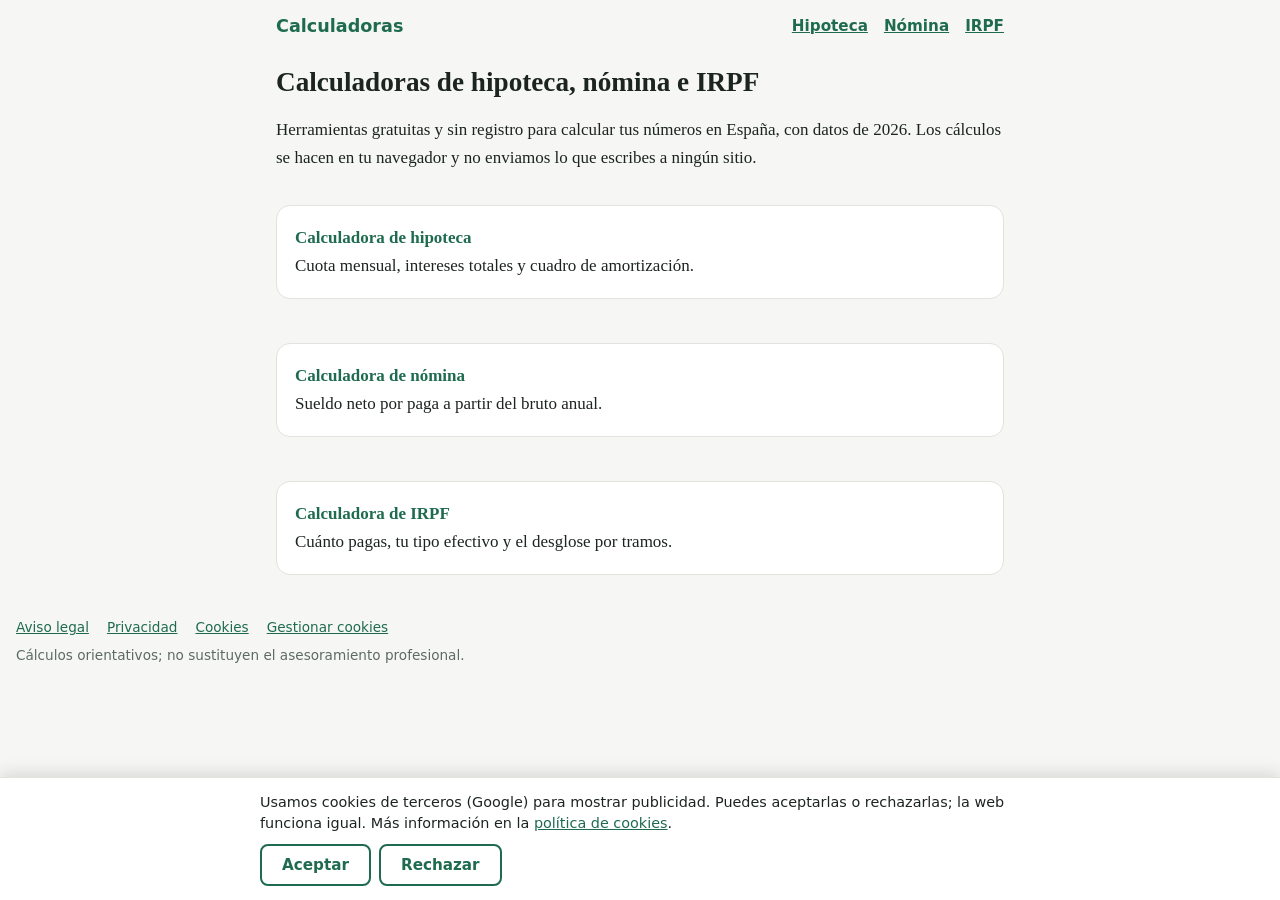
<file: index.html>
<!DOCTYPE html><html lang="es"><head><meta charset="utf-8"><meta name="viewport" content="width=device-width, initial-scale=1"><title>Calculadoras de hipoteca, nómina e IRPF 2026</title><meta name="description" content="Calcula gratis tu cuota de hipoteca, tu sueldo neto y el IRPF en España."><link rel="stylesheet" href="style.css"></head><body><header class="w top"><a class="logo" href="index.html">Calculadoras</a><nav><a href="hipoteca.html">Hipoteca</a><a href="nomina.html">Nómina</a><a href="irpf.html">IRPF</a></nav></header><main class="w">
<h1>Calculadoras de hipoteca, nómina e IRPF</h1>
<p>Herramientas gratuitas y sin registro para calcular tus números en España, con datos de 2026. Los cálculos se hacen en tu navegador y no enviamos lo que escribes a ningún sitio.</p>
<div class="links">
<a class="card" href="hipoteca.html"><b>Calculadora de hipoteca</b>Cuota mensual, intereses totales y cuadro de amortización.</a>
<a class="card" href="nomina.html"><b>Calculadora de nómina</b>Sueldo neto por paga a partir del bruto anual.</a>
<a class="card" href="irpf.html"><b>Calculadora de IRPF</b>Cuánto pagas, tu tipo efectivo y el desglose por tramos.</a>
</div>
<div class="ad" data-slot="0000000000"></div>
</main><footer class="note"><a href="aviso-legal.html">Aviso legal</a><a href="privacidad.html">Privacidad</a><a href="cookies.html">Cookies</a><a href="#" id="cc">Gestionar cookies</a><p>Cálculos orientativos; no sustituyen el asesoramiento profesional.</p></footer><script src="cookies.js"></script></body></html>
</file>
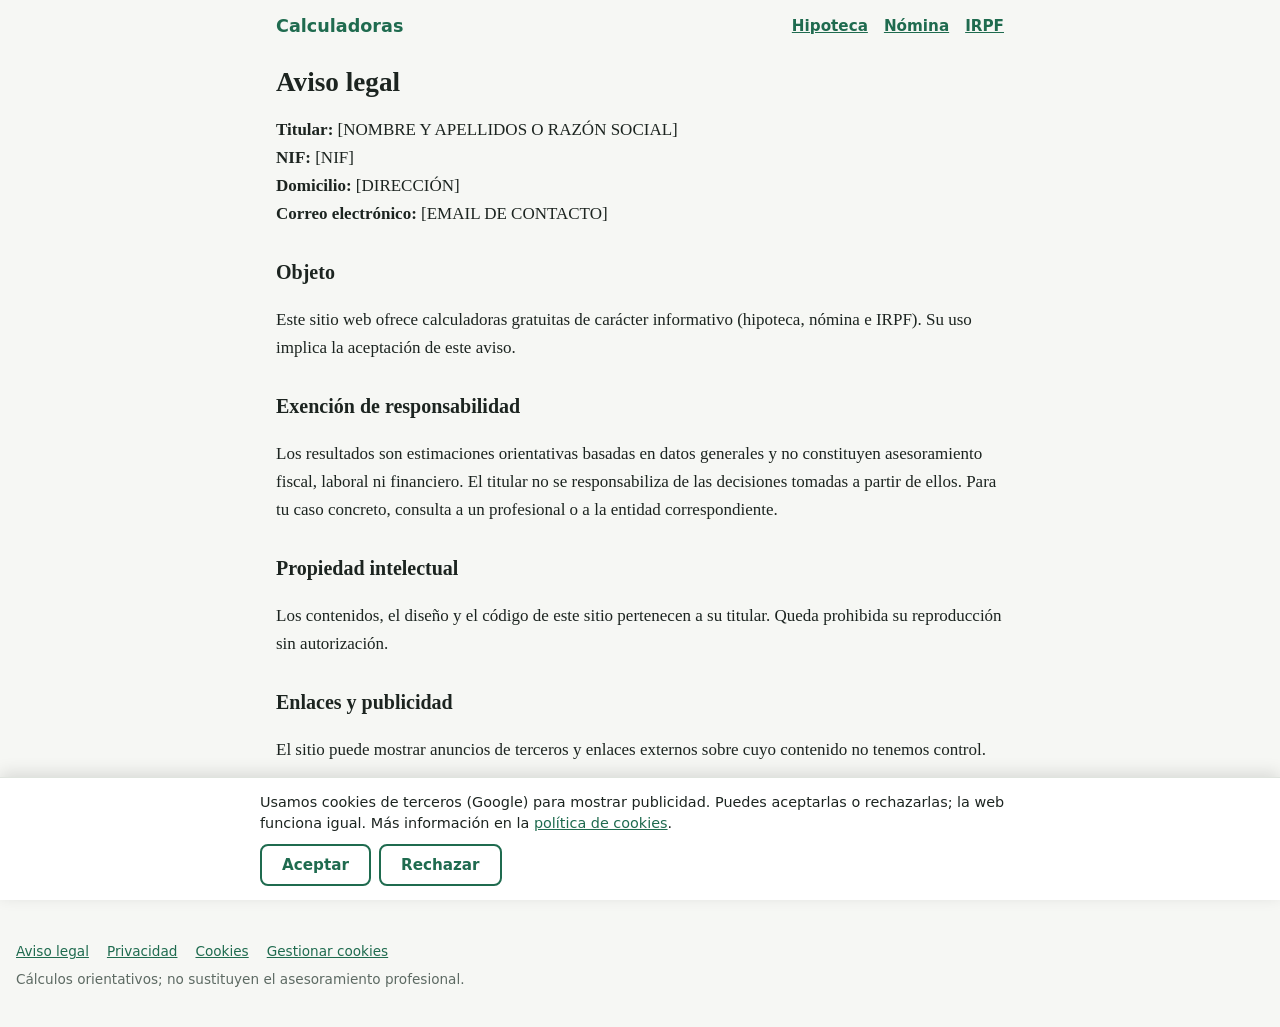
<file: aviso-legal.html>
<!DOCTYPE html><html lang="es"><head><meta charset="utf-8"><meta name="viewport" content="width=device-width, initial-scale=1"><title>Aviso legal</title><meta name="description" content="Aviso legal e información del titular de este sitio web."><link rel="stylesheet" href="style.css"></head><body><header class="w top"><a class="logo" href="index.html">Calculadoras</a><nav><a href="hipoteca.html">Hipoteca</a><a href="nomina.html">Nómina</a><a href="irpf.html">IRPF</a></nav></header><main class="w">
<h1>Aviso legal</h1>
<p><b>Titular:</b> [NOMBRE Y APELLIDOS O RAZÓN SOCIAL]<br><b>NIF:</b> [NIF]<br><b>Domicilio:</b> [DIRECCIÓN]<br><b>Correo electrónico:</b> [EMAIL DE CONTACTO]</p>
<h2>Objeto</h2><p>Este sitio web ofrece calculadoras gratuitas de carácter informativo (hipoteca, nómina e IRPF). Su uso implica la aceptación de este aviso.</p>
<h2>Exención de responsabilidad</h2><p>Los resultados son estimaciones orientativas basadas en datos generales y no constituyen asesoramiento fiscal, laboral ni financiero. El titular no se responsabiliza de las decisiones tomadas a partir de ellos. Para tu caso concreto, consulta a un profesional o a la entidad correspondiente.</p>
<h2>Propiedad intelectual</h2><p>Los contenidos, el diseño y el código de este sitio pertenecen a su titular. Queda prohibida su reproducción sin autorización.</p>
<h2>Enlaces y publicidad</h2><p>El sitio puede mostrar anuncios de terceros y enlaces externos sobre cuyo contenido no tenemos control.</p>
<h2>Legislación aplicable</h2><p>Este aviso se rige por la legislación española. Para cualquier controversia, las partes se someterán a los juzgados y tribunales que correspondan conforme a la ley.</p>
</main><footer class="note"><a href="aviso-legal.html">Aviso legal</a><a href="privacidad.html">Privacidad</a><a href="cookies.html">Cookies</a><a href="#" id="cc">Gestionar cookies</a><p>Cálculos orientativos; no sustituyen el asesoramiento profesional.</p></footer><script src="cookies.js"></script></body></html>
</file>
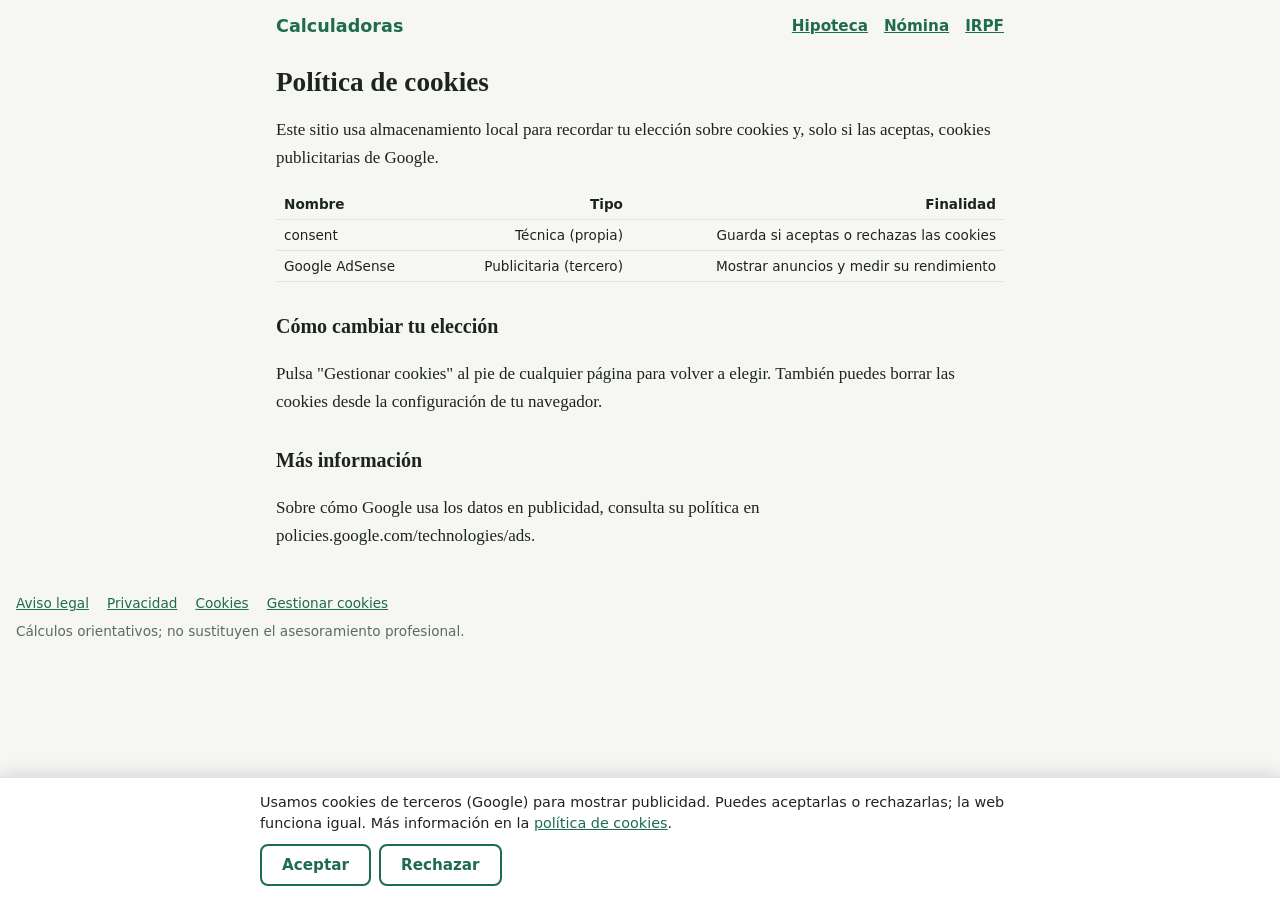
<file: cookies.html>
<!DOCTYPE html><html lang="es"><head><meta charset="utf-8"><meta name="viewport" content="width=device-width, initial-scale=1"><title>Política de cookies</title><meta name="description" content="Qué cookies usa este sitio web y cómo gestionarlas."><link rel="stylesheet" href="style.css"></head><body><header class="w top"><a class="logo" href="index.html">Calculadoras</a><nav><a href="hipoteca.html">Hipoteca</a><a href="nomina.html">Nómina</a><a href="irpf.html">IRPF</a></nav></header><main class="w">
<h1>Política de cookies</h1>
<p>Este sitio usa almacenamiento local para recordar tu elección sobre cookies y, solo si las aceptas, cookies publicitarias de Google.</p>
<div class="sc"><table><tr><th>Nombre</th><th>Tipo</th><th>Finalidad</th></tr>
<tr><td>consent</td><td>Técnica (propia)</td><td>Guarda si aceptas o rechazas las cookies</td></tr>
<tr><td>Google AdSense</td><td>Publicitaria (tercero)</td><td>Mostrar anuncios y medir su rendimiento</td></tr></table></div>
<h2>Cómo cambiar tu elección</h2><p>Pulsa "Gestionar cookies" al pie de cualquier página para volver a elegir. También puedes borrar las cookies desde la configuración de tu navegador.</p>
<h2>Más información</h2><p>Sobre cómo Google usa los datos en publicidad, consulta su política en policies.google.com/technologies/ads.</p>
</main><footer class="note"><a href="aviso-legal.html">Aviso legal</a><a href="privacidad.html">Privacidad</a><a href="cookies.html">Cookies</a><a href="#" id="cc">Gestionar cookies</a><p>Cálculos orientativos; no sustituyen el asesoramiento profesional.</p></footer><script src="cookies.js"></script></body></html>
</file>
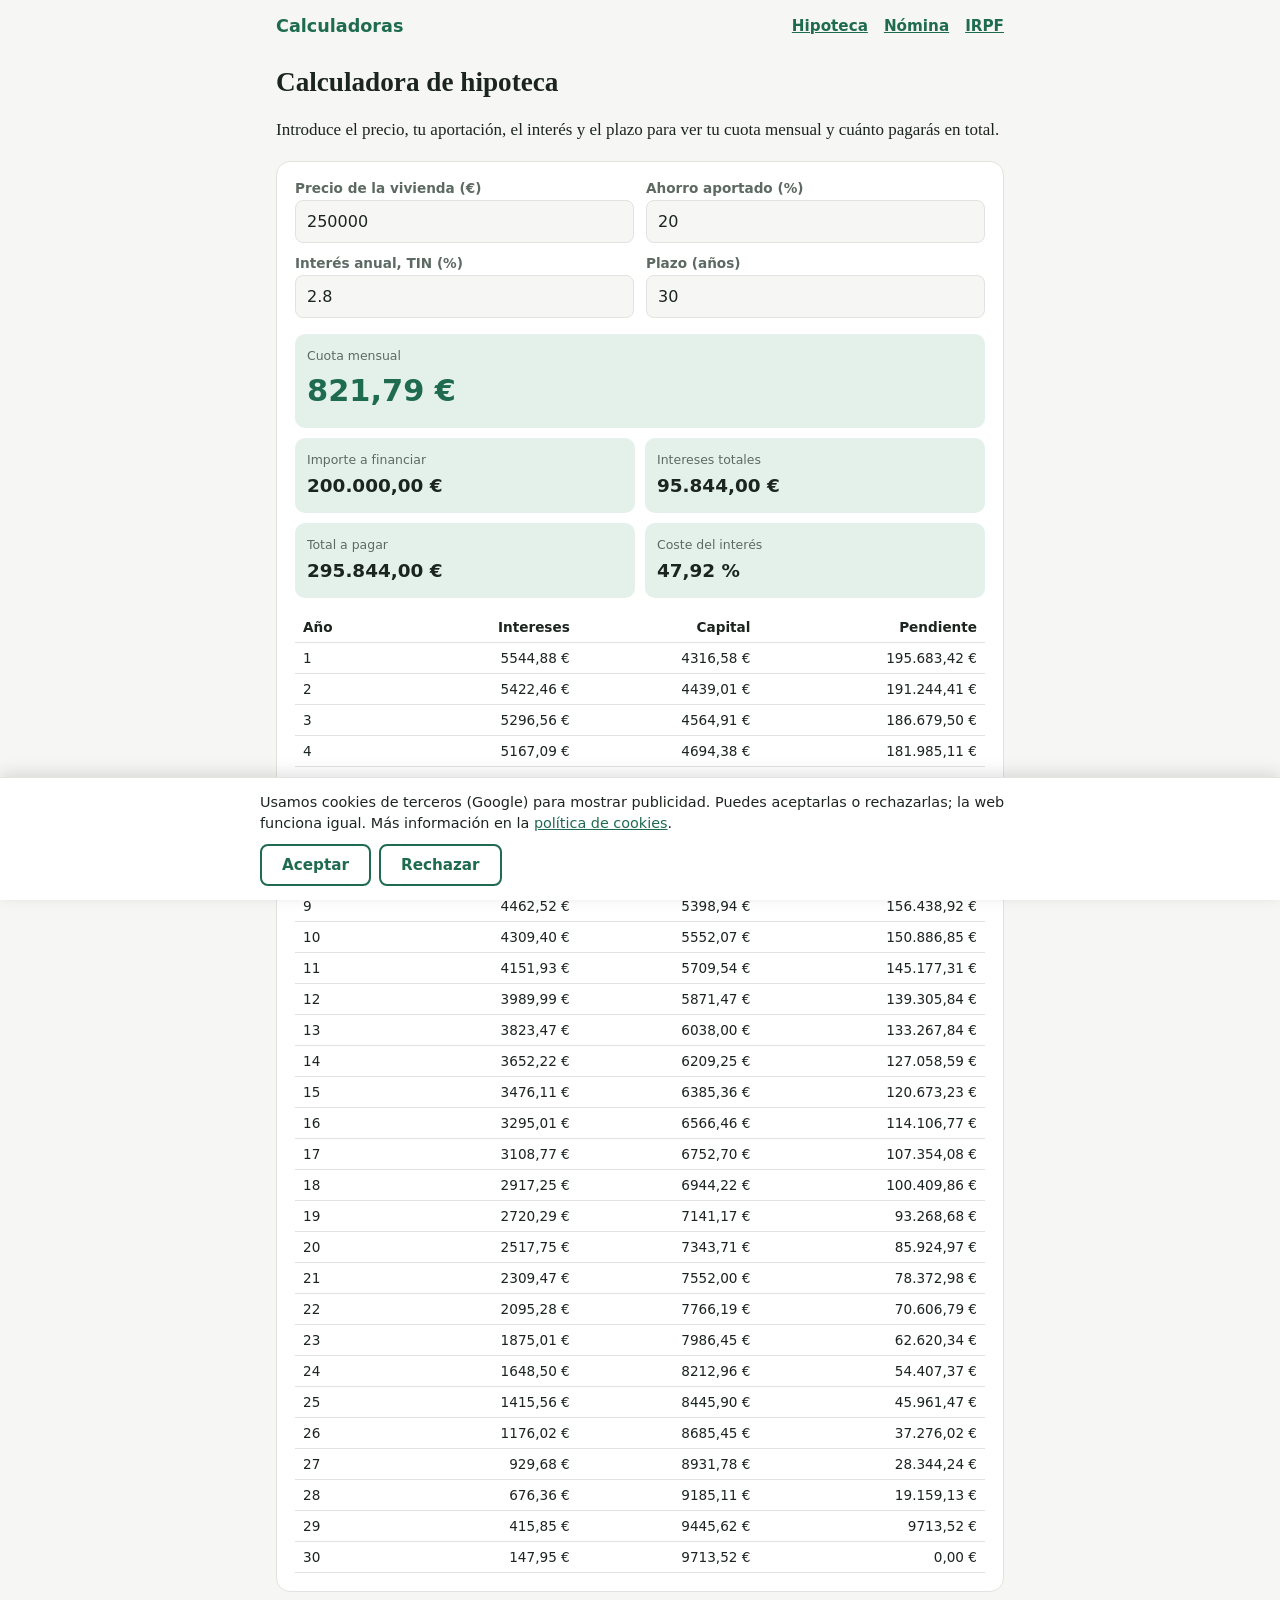
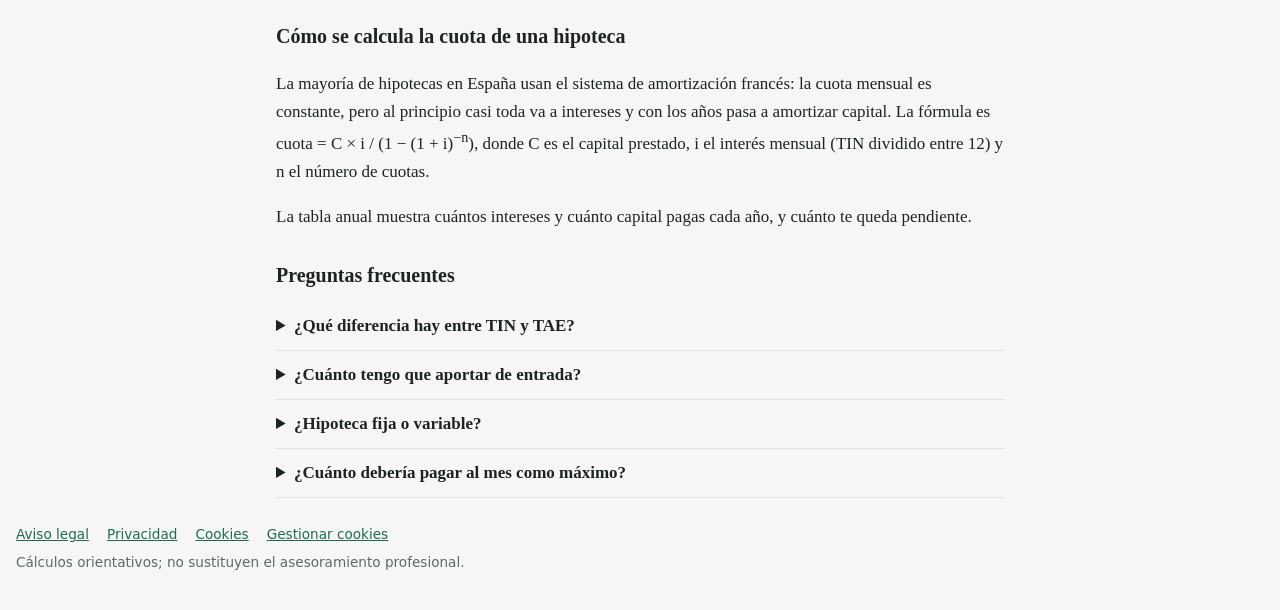
<file: hipoteca.html>
<!DOCTYPE html><html lang="es"><head><meta charset="utf-8"><meta name="viewport" content="width=device-width, initial-scale=1"><title>Calculadora de hipoteca: cuota mensual e intereses</title><meta name="description" content="Calcula la cuota mensual de tu hipoteca, los intereses totales y el cuadro de amortización anual."><link rel="stylesheet" href="style.css"></head><body><header class="w top"><a class="logo" href="index.html">Calculadoras</a><nav><a href="hipoteca.html">Hipoteca</a><a href="nomina.html">Nómina</a><a href="irpf.html">IRPF</a></nav></header><main class="w">
<h1>Calculadora de hipoteca</h1>
<p>Introduce el precio, tu aportación, el interés y el plazo para ver tu cuota mensual y cuánto pagarás en total.</p>
<section class="card"><div class="grid">
<div><label for="h1">Precio de la vivienda (€)</label><input id="h1" type="number" value="250000" inputmode="decimal"></div>
<div><label for="h2">Ahorro aportado (%)</label><input id="h2" type="number" value="20" inputmode="decimal"></div>
<div><label for="h3">Interés anual, TIN (%)</label><input id="h3" type="number" value="2.8" step="0.01" inputmode="decimal"></div>
<div><label for="h4">Plazo (años)</label><input id="h4" type="number" value="30" inputmode="numeric"></div>
</div><div class="res" id="hr"></div><div class="sc"><table id="ht"></table></div></section>
<div class="ad" data-slot="0000000000"></div>
<h2>Cómo se calcula la cuota de una hipoteca</h2>
<p>La mayoría de hipotecas en España usan el sistema de amortización francés: la cuota mensual es constante, pero al principio casi toda va a intereses y con los años pasa a amortizar capital. La fórmula es cuota = C × i / (1 − (1 + i)<sup>−n</sup>), donde C es el capital prestado, i el interés mensual (TIN dividido entre 12) y n el número de cuotas.</p>
<p>La tabla anual muestra cuántos intereses y cuánto capital pagas cada año, y cuánto te queda pendiente.</p>
<h2>Preguntas frecuentes</h2>
<details><summary>¿Qué diferencia hay entre TIN y TAE?</summary><p>El TIN es el interés nominal que se aplica a tu préstamo y es el que usa esta calculadora. La TAE añade al TIN las comisiones y otros gastos vinculados, y sirve para comparar ofertas entre bancos. La TAE siempre es igual o mayor que el TIN.</p></details>
<details><summary>¿Cuánto tengo que aportar de entrada?</summary><p>Lo habitual es que el banco financie hasta el 80 % del menor valor entre tasación y compraventa, así que tendrás que aportar al menos el 20 % más los gastos de la operación (impuestos, notaría, registro y gestoría), que varían según la comunidad autónoma.</p></details>
<details><summary>¿Hipoteca fija o variable?</summary><p>En la fija la cuota no cambia durante el plazo pactado. En la variable depende de un índice, normalmente el euríbor, y puede subir o bajar. Esta calculadora asume un tipo constante; si tu hipoteca es variable, el resultado es una estimación.</p></details>
<details><summary>¿Cuánto debería pagar al mes como máximo?</summary><p>Una referencia habitual es que la cuota no supere entre el 30 % y el 35 % de tus ingresos netos mensuales. Los bancos aplican sus propios criterios.</p></details>
</main><footer class="note"><a href="aviso-legal.html">Aviso legal</a><a href="privacidad.html">Privacidad</a><a href="cookies.html">Cookies</a><a href="#" id="cc">Gestionar cookies</a><p>Cálculos orientativos; no sustituyen el asesoramiento profesional.</p></footer><script src="calc.js"></script><script src="cookies.js"></script></body></html>
</file>
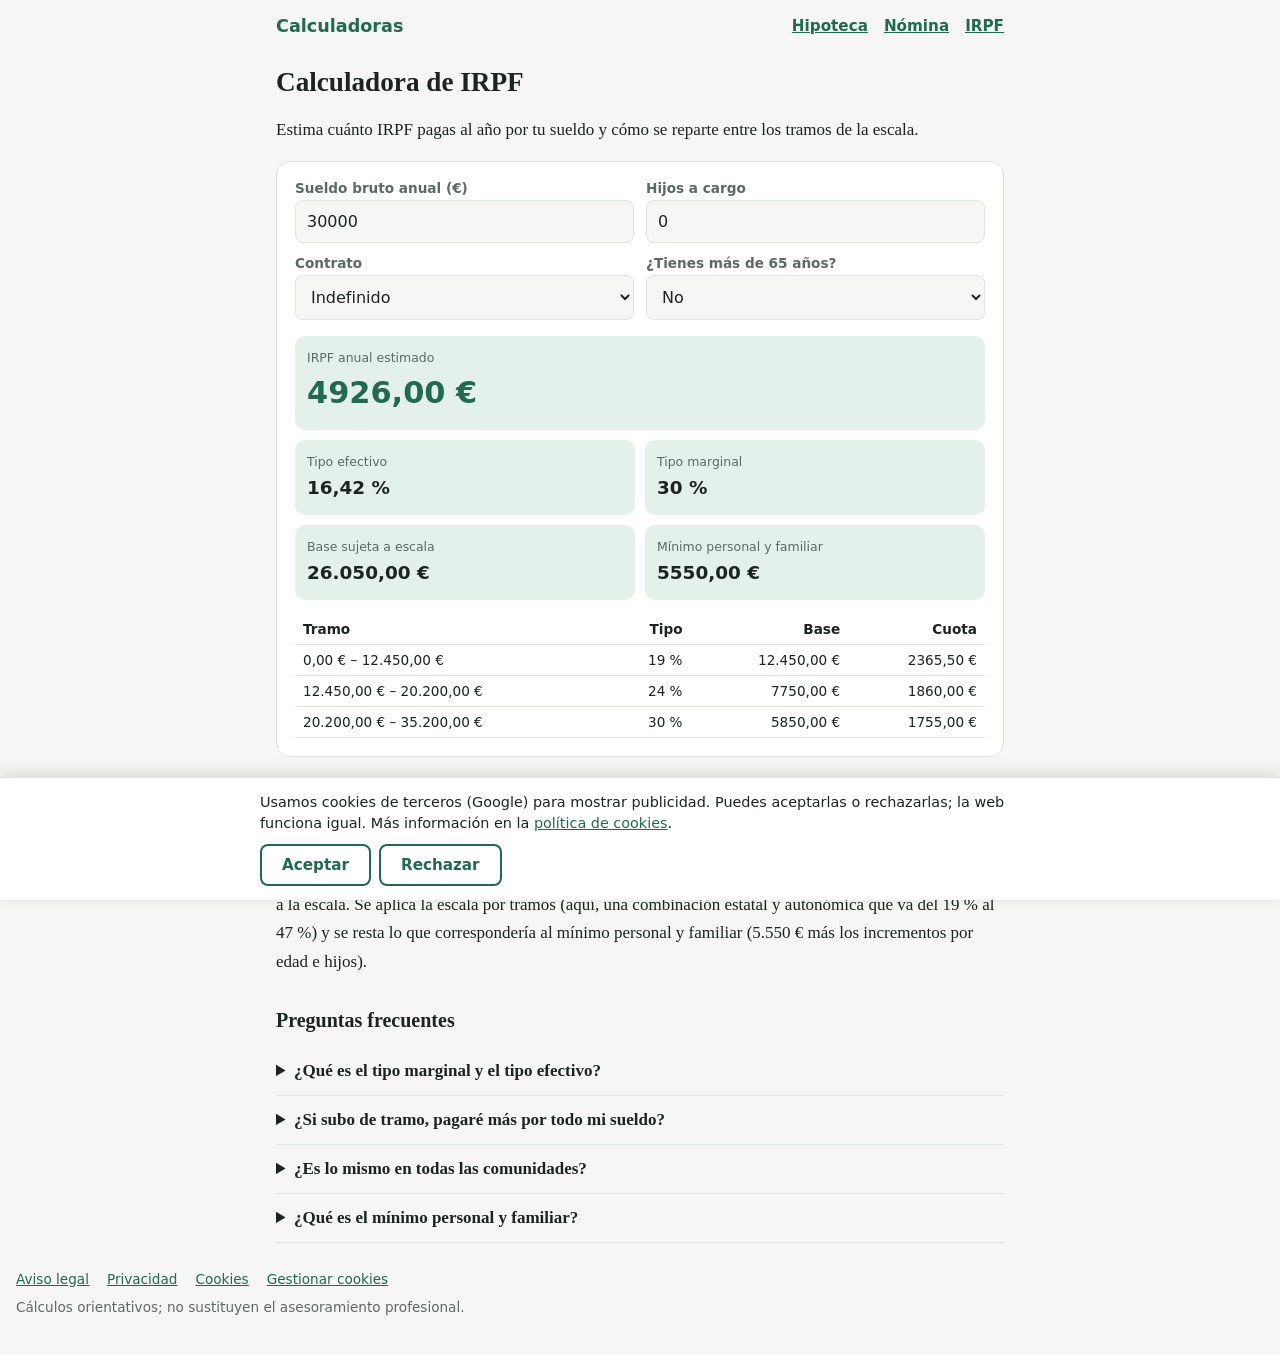
<file: irpf.html>
<!DOCTYPE html><html lang="es"><head><meta charset="utf-8"><meta name="viewport" content="width=device-width, initial-scale=1"><title>Calculadora de IRPF 2026: cuánto pagas y tipo efectivo</title><meta name="description" content="Calcula el IRPF de tu sueldo con el desglose por tramos, tu tipo efectivo y tu tipo marginal."><link rel="stylesheet" href="style.css"></head><body><header class="w top"><a class="logo" href="index.html">Calculadoras</a><nav><a href="hipoteca.html">Hipoteca</a><a href="nomina.html">Nómina</a><a href="irpf.html">IRPF</a></nav></header><main class="w">
<h1>Calculadora de IRPF</h1>
<p>Estima cuánto IRPF pagas al año por tu sueldo y cómo se reparte entre los tramos de la escala.</p>
<section class="card"><div class="grid">
<div><label for="i1">Sueldo bruto anual (€)</label><input id="i1" type="number" value="30000" inputmode="decimal"></div>
<div><label for="i4">Hijos a cargo</label><input id="i4" type="number" value="0" min="0" inputmode="numeric"></div>
<div><label for="i3">Contrato</label><select id="i3"><option value="0">Indefinido</option><option value="1">Temporal</option></select></div>
<div><label for="i5">¿Tienes más de 65 años?</label><select id="i5"><option value="0">No</option><option value="1">Sí</option></select></div>
</div><div class="res" id="ir"></div><div class="sc"><table id="it"></table></div></section>
<div class="ad" data-slot="0000000000"></div>
<h2>Cómo se calcula el IRPF</h2>
<p>Partimos del sueldo bruto y restamos las cotizaciones a la Seguridad Social, 2.000 € de otros gastos deducibles y, si tu sueldo es bajo, una reducción por rendimientos del trabajo. El resultado es la base sujeta a la escala. Se aplica la escala por tramos (aquí, una combinación estatal y autonómica que va del 19 % al 47 %) y se resta lo que correspondería al mínimo personal y familiar (5.550 € más los incrementos por edad e hijos).</p>
<h2>Preguntas frecuentes</h2>
<details><summary>¿Qué es el tipo marginal y el tipo efectivo?</summary><p>El marginal es el porcentaje que se aplica al último euro que ganas, el del tramo más alto en el que caes. El efectivo es el IRPF total dividido entre tu sueldo bruto, y siempre es menor que el marginal.</p></details>
<details><summary>¿Si subo de tramo, pagaré más por todo mi sueldo?</summary><p>No. Cada tipo se aplica solo a la parte de la base que cae dentro de su tramo. Un aumento de sueldo nunca te deja con menos neto por pasar de tramo.</p></details>
<details><summary>¿Es lo mismo en todas las comunidades?</summary><p>No. El tramo estatal es común, pero cada comunidad autónoma fija el suyo, así que la cuota real puede variar. Esta calculadora usa una escala combinada media y no tiene en cuenta deducciones autonómicas.</p></details>
<details><summary>¿Qué es el mínimo personal y familiar?</summary><p>Es la parte de tus ingresos que la ley considera necesaria para vivir y que no tributa. El mínimo personal general es de 5.550 € al año, y aumenta si tienes más de 65 años o hijos a cargo.</p></details>
</main><footer class="note"><a href="aviso-legal.html">Aviso legal</a><a href="privacidad.html">Privacidad</a><a href="cookies.html">Cookies</a><a href="#" id="cc">Gestionar cookies</a><p>Cálculos orientativos; no sustituyen el asesoramiento profesional.</p></footer><script src="calc.js"></script><script src="cookies.js"></script></body></html>
</file>
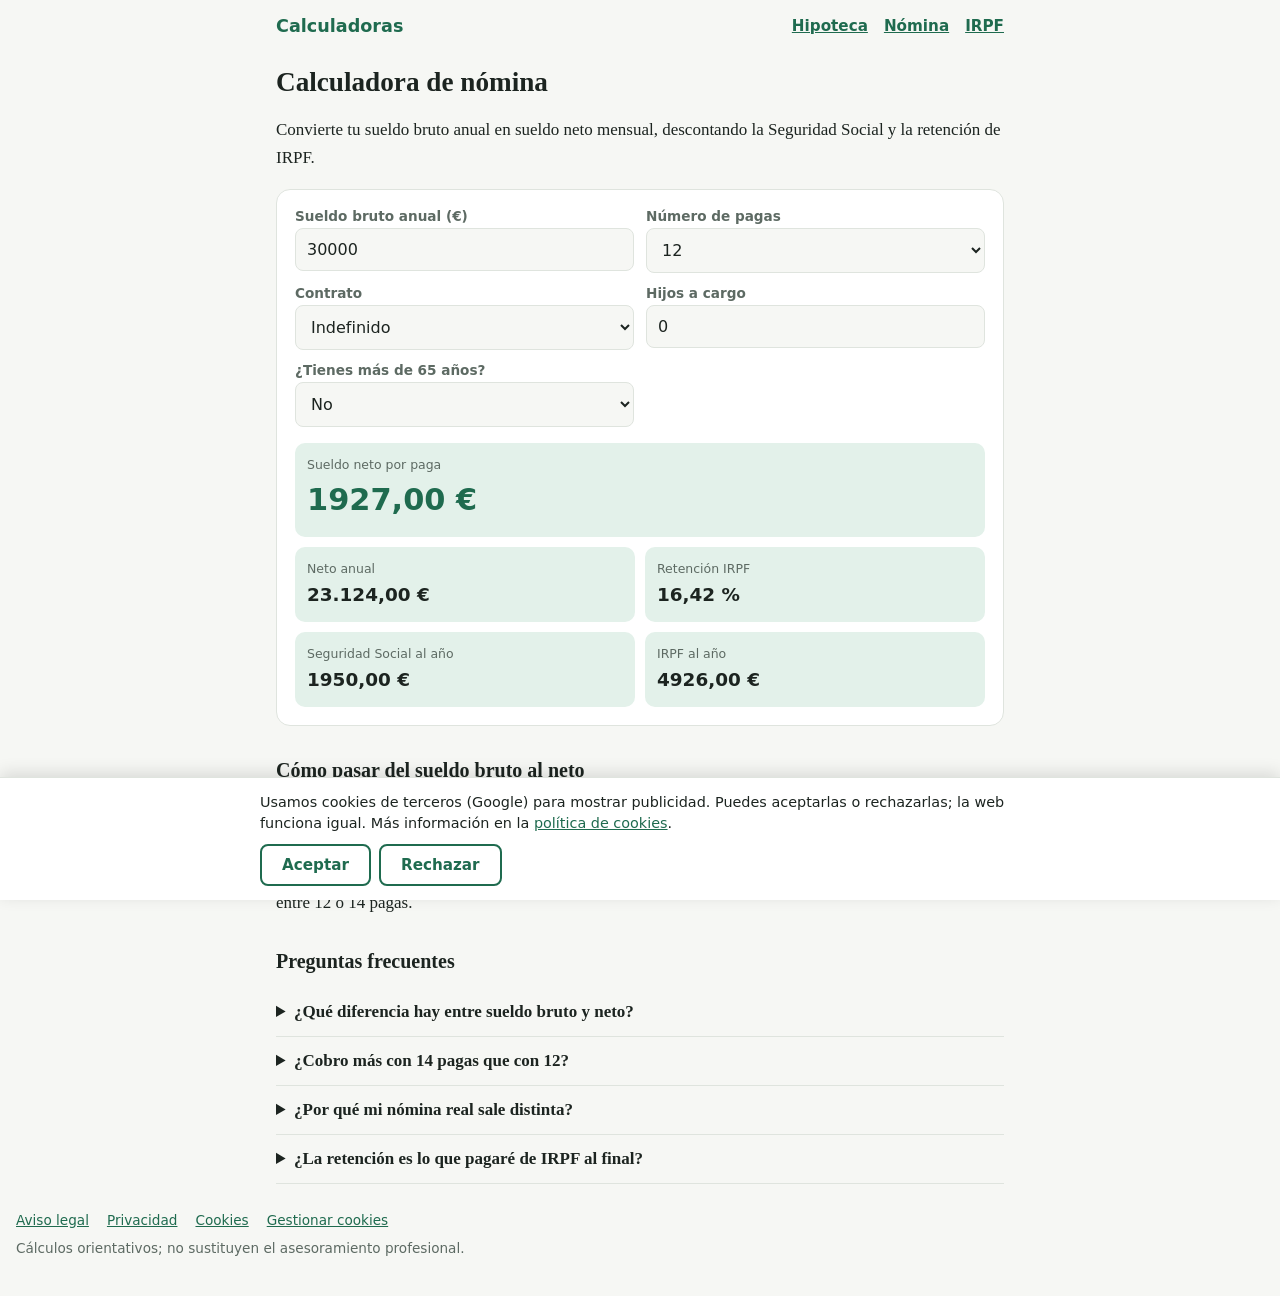
<file: nomina.html>
<!DOCTYPE html><html lang="es"><head><meta charset="utf-8"><meta name="viewport" content="width=device-width, initial-scale=1"><title>Calculadora de nómina: sueldo neto mensual 2026</title><meta name="description" content="Calcula tu sueldo neto por paga a partir del bruto anual: Seguridad Social e IRPF incluidos."><link rel="stylesheet" href="style.css"></head><body><header class="w top"><a class="logo" href="index.html">Calculadoras</a><nav><a href="hipoteca.html">Hipoteca</a><a href="nomina.html">Nómina</a><a href="irpf.html">IRPF</a></nav></header><main class="w">
<h1>Calculadora de nómina</h1>
<p>Convierte tu sueldo bruto anual en sueldo neto mensual, descontando la Seguridad Social y la retención de IRPF.</p>
<section class="card"><div class="grid">
<div><label for="n1">Sueldo bruto anual (€)</label><input id="n1" type="number" value="30000" inputmode="decimal"></div>
<div><label for="n2">Número de pagas</label><select id="n2"><option>12</option><option>14</option></select></div>
<div><label for="n3">Contrato</label><select id="n3"><option value="0">Indefinido</option><option value="1">Temporal</option></select></div>
<div><label for="n4">Hijos a cargo</label><input id="n4" type="number" value="0" min="0" inputmode="numeric"></div>
<div><label for="n5">¿Tienes más de 65 años?</label><select id="n5"><option value="0">No</option><option value="1">Sí</option></select></div>
</div><div class="res" id="nr"></div></section>
<div class="ad" data-slot="0000000000"></div>
<h2>Cómo pasar del sueldo bruto al neto</h2>
<p>Al sueldo bruto se le restan dos conceptos principales: tus cotizaciones a la Seguridad Social, que en 2026 rondan el 6,5 % del bruto en un contrato indefinido (hasta la base máxima de cotización), y la retención de IRPF, que depende de tu sueldo y de tu situación familiar. Lo que queda es tu sueldo neto, que se reparte entre 12 o 14 pagas.</p>
<h2>Preguntas frecuentes</h2>
<details><summary>¿Qué diferencia hay entre sueldo bruto y neto?</summary><p>El bruto es lo que figura en tu contrato antes de descuentos. El neto es lo que cobras en tu cuenta después de restar la Seguridad Social y la retención de IRPF.</p></details>
<details><summary>¿Cobro más con 14 pagas que con 12?</summary><p>No. El total anual es el mismo; con 14 pagas se reparte en más pagos, así que cada mensualidad es menor, pero cobras dos pagas extra.</p></details>
<details><summary>¿Por qué mi nómina real sale distinta?</summary><p>Tu empresa calcula la retención con tu situación personal completa (comunidad autónoma, discapacidad, pensiones, otros ingresos) y las bases de cotización reales. Esta calculadora usa valores estándar, por lo que es una aproximación.</p></details>
<details><summary>¿La retención es lo que pagaré de IRPF al final?</summary><p>No necesariamente. La retención es un adelanto. El IRPF definitivo se calcula en la declaración de la renta, donde puede salirte a pagar o a devolver.</p></details>
</main><footer class="note"><a href="aviso-legal.html">Aviso legal</a><a href="privacidad.html">Privacidad</a><a href="cookies.html">Cookies</a><a href="#" id="cc">Gestionar cookies</a><p>Cálculos orientativos; no sustituyen el asesoramiento profesional.</p></footer><script src="calc.js"></script><script src="cookies.js"></script></body></html>
</file>
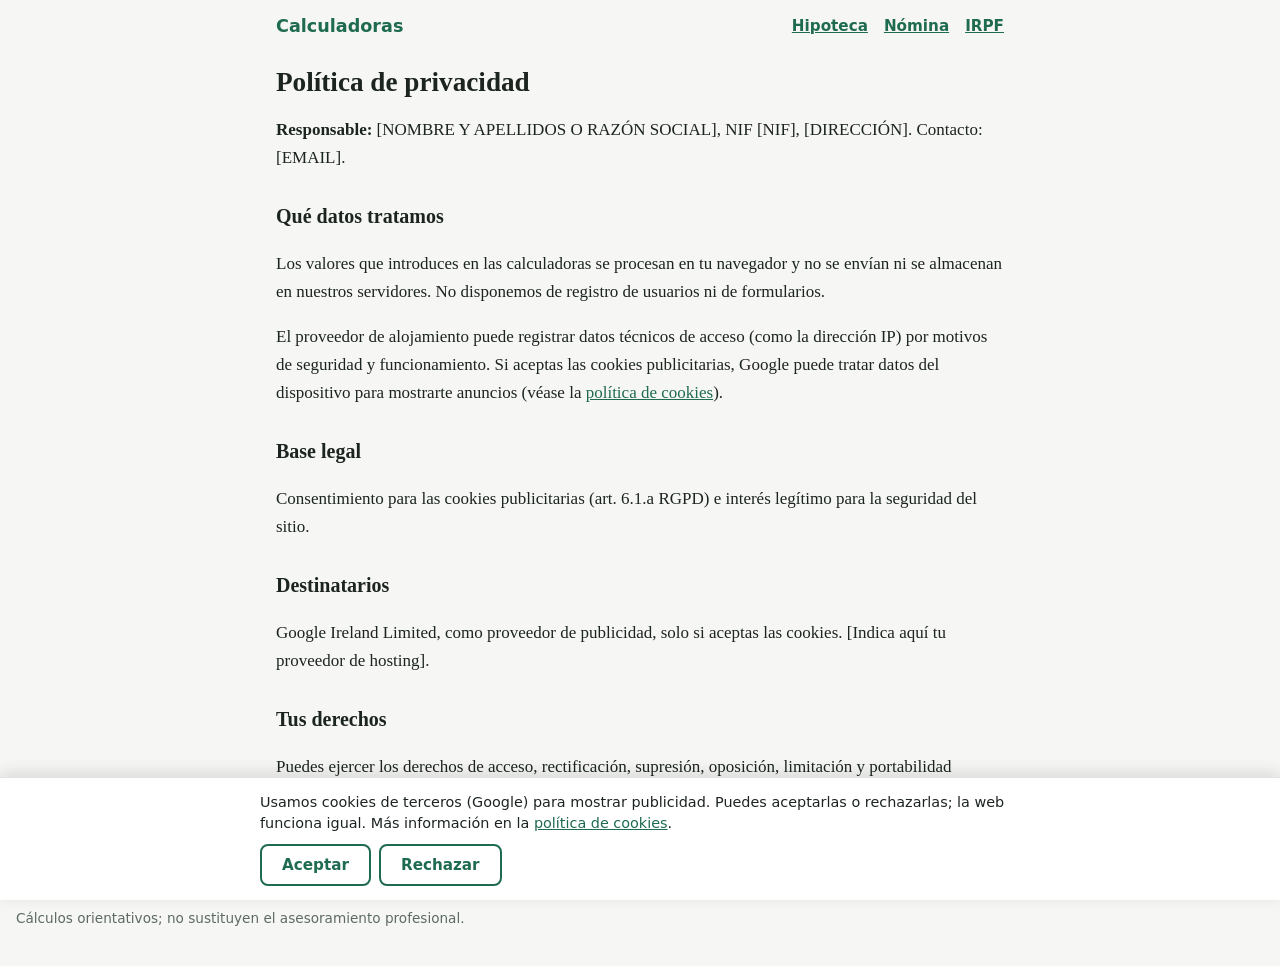
<file: privacidad.html>
<!DOCTYPE html><html lang="es"><head><meta charset="utf-8"><meta name="viewport" content="width=device-width, initial-scale=1"><title>Política de privacidad</title><meta name="description" content="Cómo tratamos tus datos personales en este sitio web."><link rel="stylesheet" href="style.css"></head><body><header class="w top"><a class="logo" href="index.html">Calculadoras</a><nav><a href="hipoteca.html">Hipoteca</a><a href="nomina.html">Nómina</a><a href="irpf.html">IRPF</a></nav></header><main class="w">
<h1>Política de privacidad</h1>
<p><b>Responsable:</b> [NOMBRE Y APELLIDOS O RAZÓN SOCIAL], NIF [NIF], [DIRECCIÓN]. Contacto: [EMAIL].</p>
<h2>Qué datos tratamos</h2><p>Los valores que introduces en las calculadoras se procesan en tu navegador y no se envían ni se almacenan en nuestros servidores. No disponemos de registro de usuarios ni de formularios.</p>
<p>El proveedor de alojamiento puede registrar datos técnicos de acceso (como la dirección IP) por motivos de seguridad y funcionamiento. Si aceptas las cookies publicitarias, Google puede tratar datos del dispositivo para mostrarte anuncios (véase la <a href="cookies.html">política de cookies</a>).</p>
<h2>Base legal</h2><p>Consentimiento para las cookies publicitarias (art. 6.1.a RGPD) e interés legítimo para la seguridad del sitio.</p>
<h2>Destinatarios</h2><p>Google Ireland Limited, como proveedor de publicidad, solo si aceptas las cookies. [Indica aquí tu proveedor de hosting].</p>
<h2>Tus derechos</h2><p>Puedes ejercer los derechos de acceso, rectificación, supresión, oposición, limitación y portabilidad escribiendo a [EMAIL]. También puedes reclamar ante la Agencia Española de Protección de Datos (aepd.es).</p>
</main><footer class="note"><a href="aviso-legal.html">Aviso legal</a><a href="privacidad.html">Privacidad</a><a href="cookies.html">Cookies</a><a href="#" id="cc">Gestionar cookies</a><p>Cálculos orientativos; no sustituyen el asesoramiento profesional.</p></footer><script src="cookies.js"></script></body></html>
</file>
<file: style.css>
:root{--bg:#f6f7f4;--card:#fff;--ink:#1c2420;--mute:#5d6a63;--line:#dfe4de;--acc:#1f6b4f;--accl:#e3f1ea}
@media(prefers-color-scheme:dark){:root{--bg:#121714;--card:#1b231e;--ink:#e8eee9;--mute:#9aa8a0;--line:#2c3a32;--acc:#5fc79a;--accl:#21392e}}
*{box-sizing:border-box}
html{padding-top:env(safe-area-inset-top,0)}
body{margin:0;background:var(--bg);color:var(--ink);font:17px/1.65 Georgia,serif;padding-bottom:env(safe-area-inset-bottom,0)}
.w{max-width:760px;margin:0 auto;padding:0 16px}
.top{display:flex;justify-content:space-between;align-items:center;flex-wrap:wrap;gap:8px;padding:16px}
.logo{font:700 1.1rem system-ui,sans-serif;color:var(--acc);text-decoration:none}
.top nav{display:flex;gap:16px;font:600 .95rem system-ui,sans-serif}
a{color:var(--acc)}
h1{font-size:1.7rem;line-height:1.2;margin:14px 0 8px}
h2{font-size:1.25rem;margin:28px 0 10px}
.card{background:var(--card);border:1px solid var(--line);border-radius:14px;padding:18px;margin:16px 0}
.grid{display:grid;grid-template-columns:1fr 1fr;gap:12px}
@media(max-width:520px){.grid{grid-template-columns:1fr}}
label{display:block;font:600 .85rem system-ui,sans-serif;color:var(--mute);margin-bottom:4px}
input,select{width:100%;padding:11px;border:1px solid var(--line);border-radius:8px;background:var(--bg);color:var(--ink);font:1rem system-ui,sans-serif}
button:focus-visible,input:focus-visible,select:focus-visible,a:focus-visible{outline:3px solid var(--acc);outline-offset:2px}
.res{display:grid;grid-template-columns:1fr 1fr;gap:10px;margin-top:16px}
.res div{background:var(--accl);border-radius:10px;padding:12px;font-family:system-ui,sans-serif}
.res small{display:block;color:var(--mute);font-size:.78rem}
.res b{font-size:1.15rem}
.res .big{grid-column:1/-1}
.res .big b{font-size:1.9rem;color:var(--acc)}
.sc{overflow-x:auto;margin-top:14px}
table{width:100%;border-collapse:collapse;font:.85rem system-ui,sans-serif}
th,td{padding:7px 8px;text-align:right;border-bottom:1px solid var(--line);white-space:nowrap}
th:first-child,td:first-child{text-align:left}
.ad{margin:20px 0;min-height:90px}.ad:empty{display:none}
details{border-bottom:1px solid var(--line);padding:10px 0}
summary{cursor:pointer;font-weight:700}
.links{display:grid;gap:12px}
.links a{display:block;text-decoration:none;color:var(--ink)}
.links b{color:var(--acc);display:block}
footer{padding:28px 16px 40px;display:flex;flex-wrap:wrap;gap:6px 18px}
.note{font:.85rem system-ui,sans-serif;color:var(--mute)}
.note p{width:100%;margin:6px 0 0}
.banner{position:fixed;left:0;right:0;bottom:0;background:var(--card);border-top:1px solid var(--line);padding:14px 16px calc(14px + env(safe-area-inset-bottom,0));font:.9rem/1.45 system-ui,sans-serif;z-index:9;box-shadow:0 -4px 16px rgba(0,0,0,.12)}
.banner div{max-width:760px;margin:0 auto}
.banner button{margin:10px 8px 0 0;padding:10px 20px;border-radius:8px;border:2px solid var(--acc);background:var(--card);color:var(--acc);font:700 .95rem system-ui,sans-serif;cursor:pointer}
</file>
